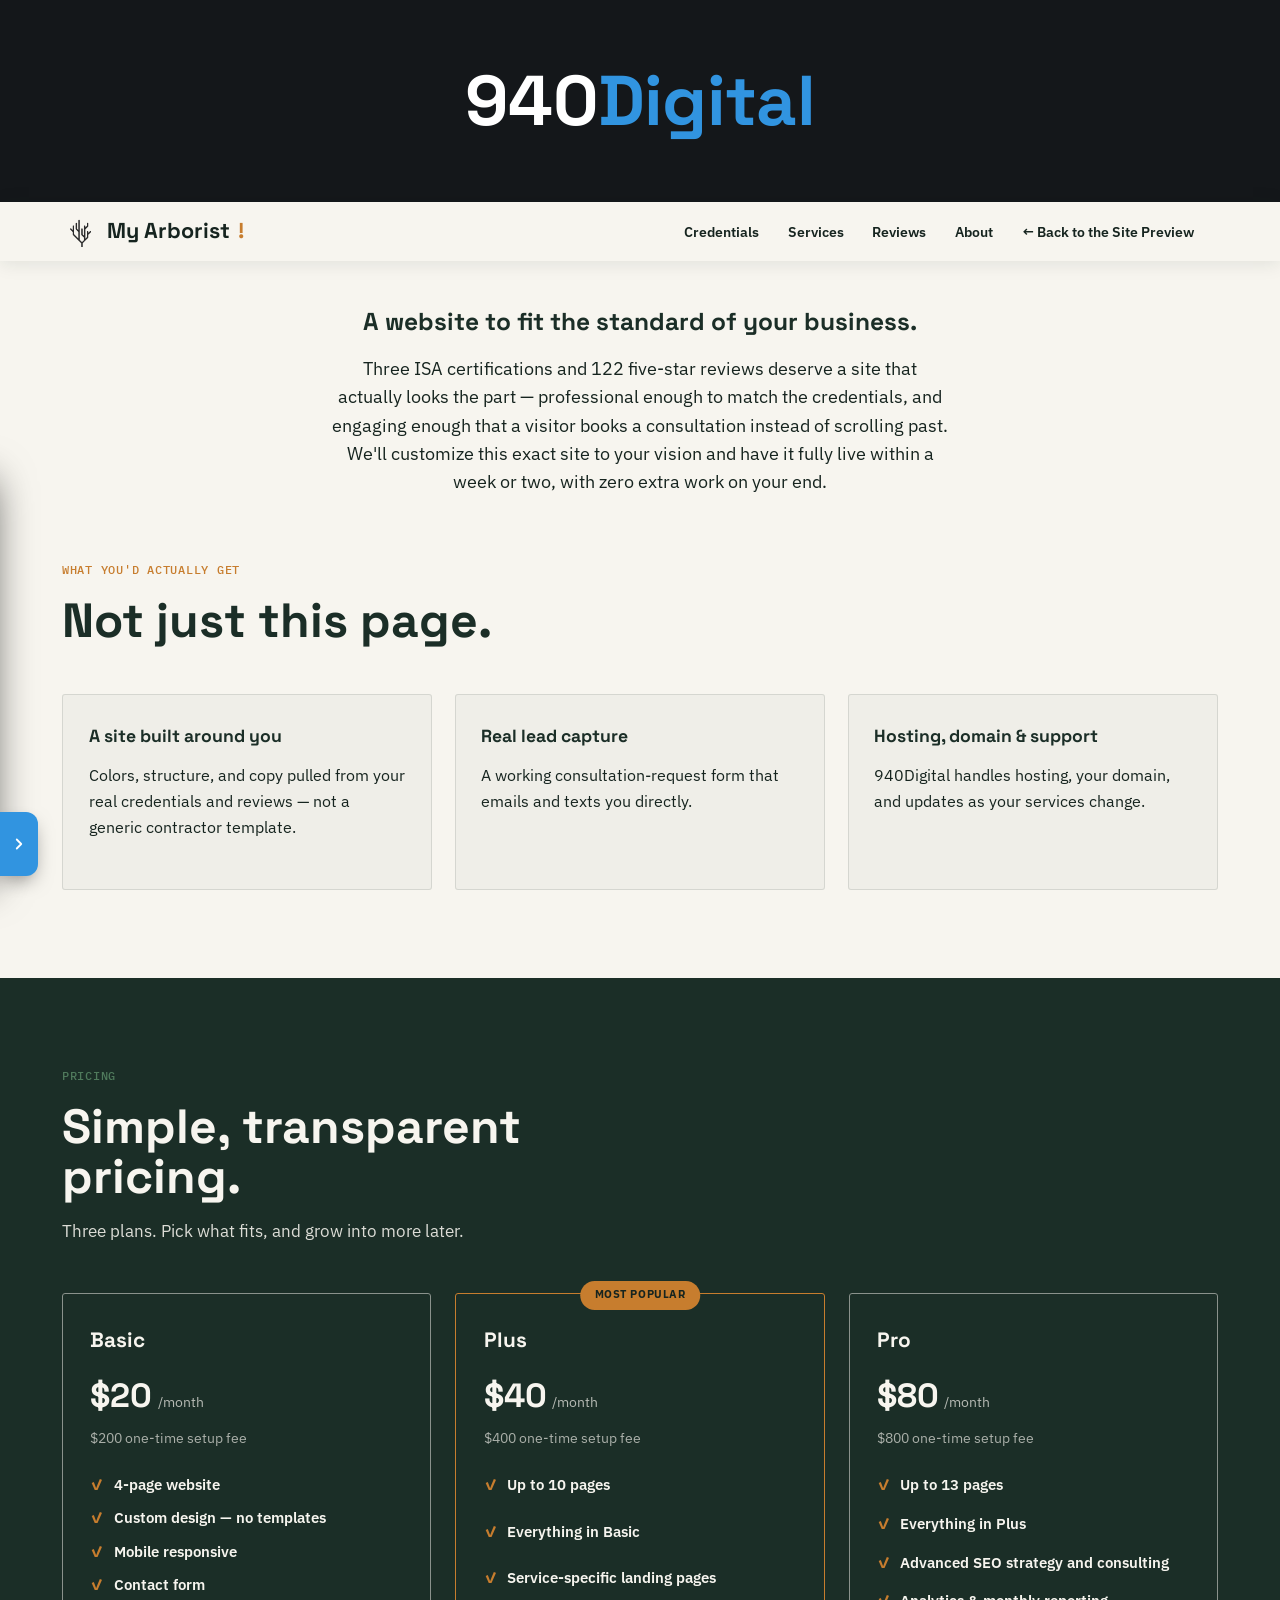
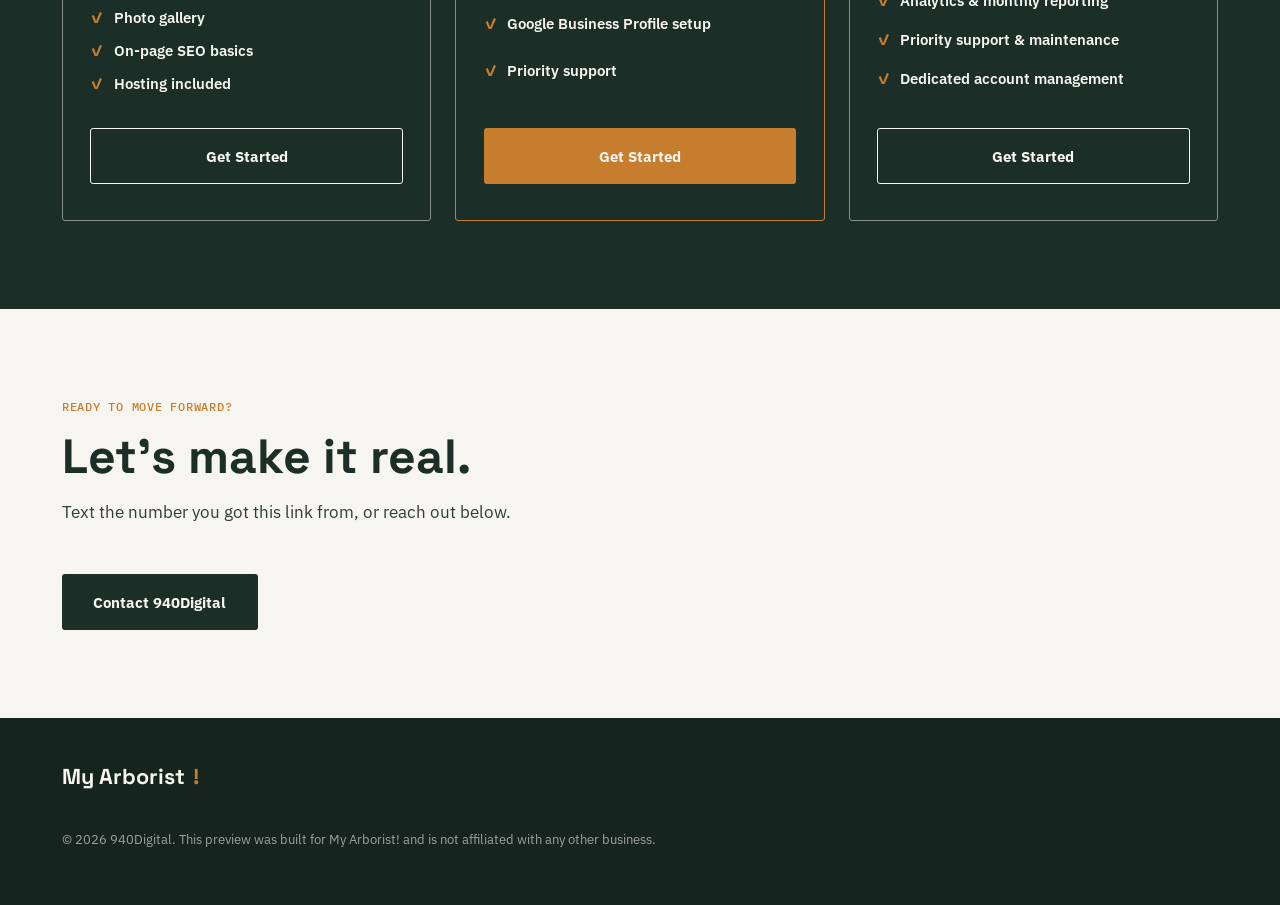
<file: buy.html>
<!doctype html>
<html lang="en">
<head>
<meta charset="UTF-8">
<meta name="viewport" content="width=device-width, initial-scale=1">
<title>This Site Is a Preview, Built for My Arborist! — 940Digital</title>
<meta name="description" content="This is a demo site built specifically for My Arborist! by 940Digital. Here's what it is, what you'd get, and how to move forward.">
<link rel="preconnect" href="https://fonts.googleapis.com">
<link rel="preconnect" href="https://fonts.gstatic.com" crossorigin>
<link href="https://fonts.googleapis.com/css2?family=Space+Grotesk:wght@500;600;700&family=IBM+Plex+Sans:wght@400;500;600;700&family=IBM+Plex+Mono:wght@400;500;600&display=swap" rel="stylesheet">
<link rel="icon" type="image/x-icon" href="favicon.ico">
<link rel="icon" type="image/png" sizes="32x32" href="favicon-32x32.png">
<link rel="icon" type="image/png" sizes="16x16" href="favicon-16x16.png">
<link rel="apple-touch-icon" sizes="180x180" href="apple-touch-icon.png">
<link rel="stylesheet" href="styles.css">
</head>
<body>

<div class="brand-mark-banner">
  <div class="wrap">
    <a href="https://940digital.com" class="brand-mark" target="_blank" rel="noopener">940<span>Digital</span></a>
  </div>
</div>

<header class="site-header solid" style="position: static;">
  <div class="wrap">
    <a href="index.html" class="logo"><img src="logo-mark.png" alt="" class="logo-mark">My Arborist<span>!</span></a>
    <nav class="main-nav" aria-label="Primary">
      <a href="index.html#credentials">Credentials</a>
      <a href="services.html">Services</a>
      <a href="https://www.google.com/maps/search/?api=1&query=My+Arborist+Denton+TX" target="_blank" rel="noopener">Reviews</a>
      <a href="about.html">About</a>
      <a href="index.html">← Back to the Site Preview</a>
    </nav>
    <div class="nav-cta">
      <button class="nav-toggle" id="navToggle" aria-expanded="false" aria-controls="mobileNav">Menu</button>
    </div>
  </div>
</header>

<div class="mobile-nav" id="mobileNav">
  <button class="mobile-nav__close" id="navClose" aria-label="Close menu">Close</button>
  <a href="index.html#credentials">Credentials</a>
  <a href="services.html">Services</a>
  <a href="https://www.google.com/maps/search/?api=1&query=My+Arborist+Denton+TX" target="_blank" rel="noopener">Reviews</a>
  <a href="about.html">About</a>
  <a href="index.html">← Back to the Site Preview</a>
</div>

<main>
  <section class="pitch-hero wrap" style="padding-top: 3rem;">
    <h1>A website to fit the standard of your business.</h1>
    <p>Three ISA certifications and 122 five-star reviews deserve a site that actually looks the part — professional enough to match the credentials, and engaging enough that a visitor books a consultation instead of scrolling past. We'll customize this exact site to your vision and have it fully live within a week or two, with zero extra work on your end.</p>
  </section>

  <section class="section" style="padding-top:0;">
    <div class="wrap">
      <div class="section-head">
        <span class="eyebrow">What You'd Actually Get</span>
        <h2 class="section-title">Not just this page.</h2>
      </div>
      <div class="pitch-grid">
        <div class="pitch-card">
          <h3>A site built around you</h3>
          <p>Colors, structure, and copy pulled from your real credentials and reviews — not a generic contractor template.</p>
        </div>
        <div class="pitch-card">
          <h3>Real lead capture</h3>
          <p>A working consultation-request form that emails and texts you directly.</p>
        </div>
        <div class="pitch-card">
          <h3>Hosting, domain &amp; support</h3>
          <p>940Digital handles hosting, your domain, and updates as your services change.</p>
        </div>
      </div>
    </div>
  </section>

  <section class="section section--dark">
    <div class="wrap">
      <div class="section-head">
        <span class="eyebrow">Pricing</span>
        <h2 class="section-title">Simple, transparent pricing.</h2>
        <p class="section-dek">Three plans. Pick what fits, and grow into more later.</p>
      </div>
      <div class="pricing-grid">
        <div class="pricing-card">
          <h3>Basic</h3>
          <div class="pricing-card__price"><b>$20</b><span>/month</span></div>
          <span class="pricing-card__setup">$200 one-time setup fee</span>
          <ul class="pricing-card__list">
            <li>4-page website</li>
            <li>Custom design — no templates</li>
            <li>Mobile responsive</li>
            <li>Contact form</li>
            <li>Photo gallery</li>
            <li>On-page SEO basics</li>
            <li>Hosting included</li>
          </ul>
          <a href="https://www.940digital.com/contact" class="btn btn--dark-ghost" target="_blank" rel="noopener">Get Started</a>
        </div>
        <div class="pricing-card pricing-card--featured">
          <span class="pricing-card__badge">Most Popular</span>
          <h3>Plus</h3>
          <div class="pricing-card__price"><b>$40</b><span>/month</span></div>
          <span class="pricing-card__setup">$400 one-time setup fee</span>
          <ul class="pricing-card__list">
            <li>Up to 10 pages</li>
            <li>Everything in Basic</li>
            <li>Service-specific landing pages</li>
            <li>Google Business Profile setup</li>
            <li>Priority support</li>
          </ul>
          <a href="https://www.940digital.com/contact" class="btn btn--primary" target="_blank" rel="noopener">Get Started</a>
        </div>
        <div class="pricing-card">
          <h3>Pro</h3>
          <div class="pricing-card__price"><b>$80</b><span>/month</span></div>
          <span class="pricing-card__setup">$800 one-time setup fee</span>
          <ul class="pricing-card__list">
            <li>Up to 13 pages</li>
            <li>Everything in Plus</li>
            <li>Advanced SEO strategy and consulting</li>
            <li>Analytics &amp; monthly reporting</li>
            <li>Priority support &amp; maintenance</li>
            <li>Dedicated account management</li>
          </ul>
          <a href="https://www.940digital.com/contact" class="btn btn--dark-ghost" target="_blank" rel="noopener">Get Started</a>
        </div>
      </div>
    </div>
  </section>

  <section class="section" id="contact">
    <div class="wrap">
      <div class="section-head">
        <span class="eyebrow">Ready to Move Forward?</span>
        <h2 class="section-title">Let's make it real.</h2>
        <p class="section-dek">Text the number you got this link from, or reach out below.</p>
      </div>
      <a href="https://www.940digital.com/contact.html" class="btn btn--primary" target="_blank" rel="noopener">Contact 940Digital</a>
    </div>
  </section>
</main>

<footer class="site-footer">
  <div class="wrap">
    <a href="index.html" class="logo">My Arborist<span>!</span></a>
    <p class="footer-fine">&copy; 2026 940Digital. This preview was built for My Arborist! and is not affiliated with any other business.</p>
  </div>
</footer>

<script src="script.js"></script>

<div id="d940-drawer" class="d940-drawer">
  <div class="d940-panel">
    <div class="d940-mark">940<span>Digital</span></div>
    <p class="d940-body">Imagine this site customized with your colors and logo — fully in sync with your vision.</p>
    <p class="d940-body">We build these previews from your business's own publicly available information online, so this one is built specifically for you — and anything on it, any word, image, or detail, can be changed if it doesn't feel like an accurate fit.</p>
    <p class="d940-cta">Want to learn more? Text the number you got this link from, <a href="https://www.940digital.com/contact.html" target="_blank" rel="noopener">email us</a>, or visit <a href="https://www.940digital.com" target="_blank" rel="noopener">940digital.com</a>.</p>
  </div>
  <button class="d940-tab" type="button" aria-label="Open">
    <svg viewBox="0 0 24 24" fill="none" stroke="currentColor" stroke-width="2.4" stroke-linecap="round" stroke-linejoin="round"><polyline points="9 6 15 12 9 18"/></svg>
  </button>
</div>
<style>
  .d940-drawer { position: fixed; left: 0; bottom: 1.5rem; z-index: 999; display: flex; align-items: flex-end; transform: translateX(-320px); transition: transform .4s cubic-bezier(.16,1,.3,1); font-family: -apple-system, BlinkMacSystemFont, 'Segoe UI', Roboto, sans-serif; }
  .d940-drawer.open { transform: translateX(0); }
  .d940-panel { width: 320px; flex-shrink: 0; background: #1B1D21; border: 1px solid #3194E0; border-left: 0; border-radius: 0 14px 0 0; padding: 1.4rem 1.5rem 1.5rem; box-shadow: 0 16px 40px -8px rgba(0,0,0,.65); color: #fff; }
  .d940-mark { font-weight: 800; font-size: 1.3rem; margin-bottom: .75rem; letter-spacing: -0.01em; }
  .d940-mark span { color: #3194E0; }
  .d940-body { font-size: .95rem; line-height: 1.55; color: #fff; margin: 0 0 .85rem; }
  .d940-cta a { color: #5FAEEE; font-weight: 700; text-decoration: underline; }
  .d940-cta { font-size: .88rem; line-height: 1.5; color: #D4D8DE; margin: 0; }
  .d940-tab { flex-shrink: 0; width: 38px; height: 64px; background: #3194E0; color: #fff; border: none; border-radius: 0 12px 12px 0; display: flex; align-items: center; justify-content: center; cursor: pointer; box-shadow: 0 8px 20px -6px rgba(0,0,0,.5); }
  .d940-tab:hover { background: #4AA3E8; }
  .d940-tab svg { width: 18px; height: 18px; transition: transform .35s cubic-bezier(.16,1,.3,1); }
  .d940-drawer.open .d940-tab svg { transform: rotate(180deg); }
  @media (max-width: 480px) {
    .d940-drawer { transform: translateX(-260px); }
    .d940-panel { width: 260px; padding: 1.2rem 1.25rem 1.3rem; }
  }
</style>
<script>
  (function () {
    var drawer = document.getElementById('d940-drawer');
    if (!drawer) return;
    var tab = drawer.querySelector('.d940-tab');
    tab.addEventListener('click', function () {
      var open = drawer.classList.toggle('open');
      tab.setAttribute('aria-label', open ? 'Close' : 'Open');
    });
  })();
</script>

</body>
</html>
</file>
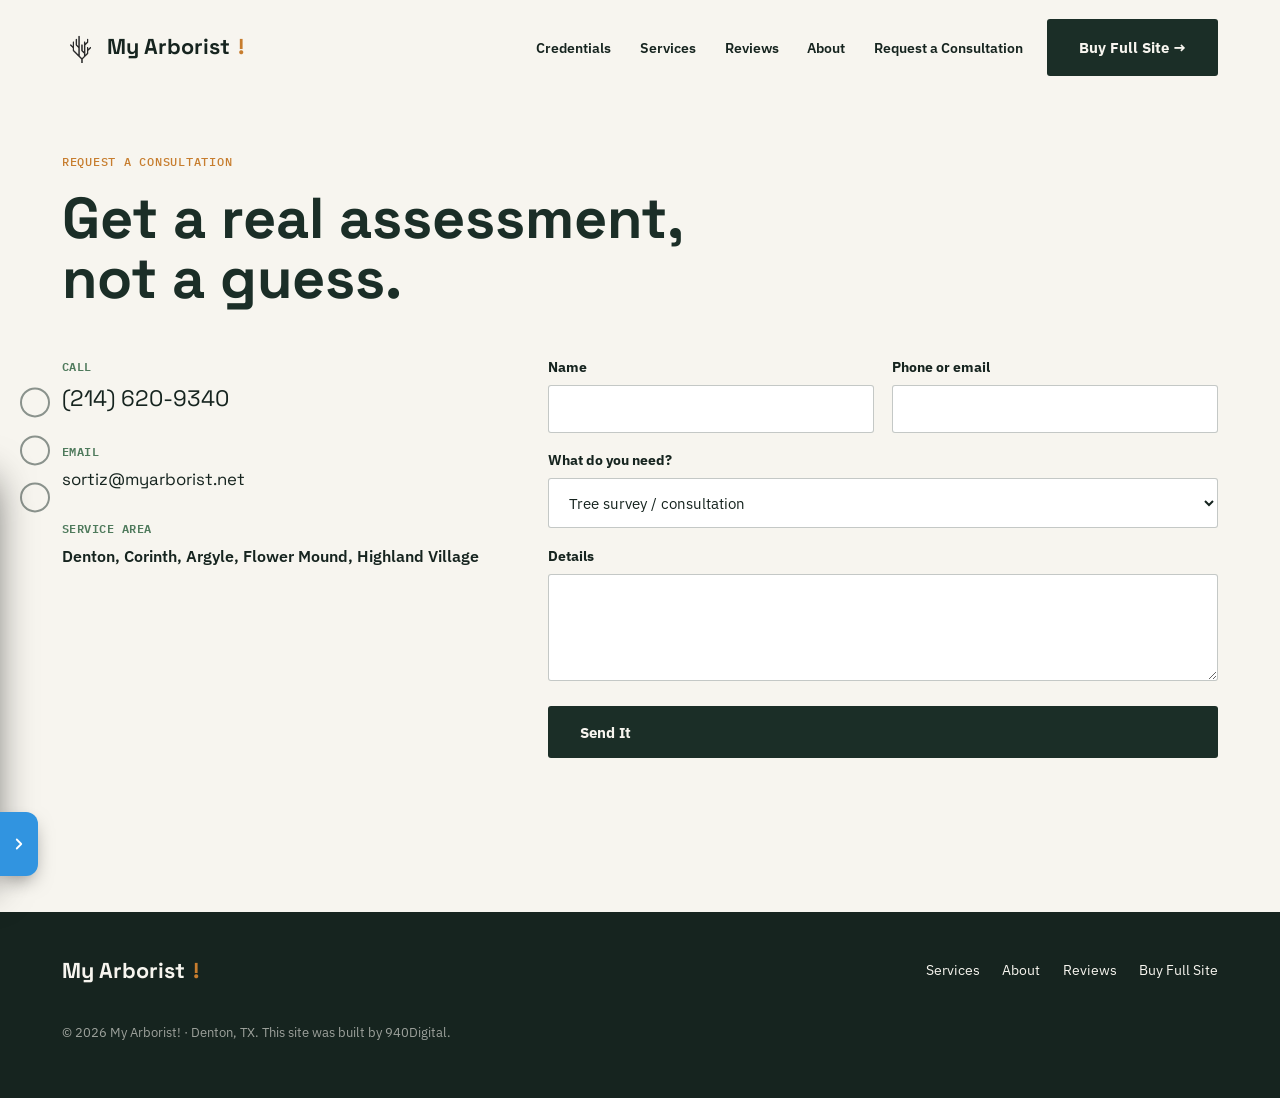
<file: contact.html>
<!doctype html>
<html lang="en">
<head>
<meta charset="UTF-8">
<meta name="viewport" content="width=device-width, initial-scale=1">
<title>Contact — My Arborist! | ISA Certified Tree Care in Denton, TX</title>
<meta name="description" content="Request a tree care consultation from My Arborist! in Denton, TX. Call (214) 620-9340 or send the form.">
<link rel="preconnect" href="https://fonts.googleapis.com">
<link rel="preconnect" href="https://fonts.gstatic.com" crossorigin>
<link href="https://fonts.googleapis.com/css2?family=Space+Grotesk:wght@500;600;700&family=IBM+Plex+Sans:wght@400;500;600;700&family=IBM+Plex+Mono:wght@400;500;600&display=swap" rel="stylesheet">
<link rel="icon" type="image/x-icon" href="favicon.ico">
<link rel="icon" type="image/png" sizes="32x32" href="favicon-32x32.png">
<link rel="icon" type="image/png" sizes="16x16" href="favicon-16x16.png">
<link rel="apple-touch-icon" sizes="180x180" href="apple-touch-icon.png">
<link rel="stylesheet" href="styles.css">
</head>
<body>

<nav class="cred-stack" id="credStack">
  <div class="cred-stack__seal" data-seal="1" title="ISA Certified Arborist">
    <svg viewBox="0 0 24 24" width="14" height="14"><path fill="currentColor" d="M12 2L6 11h3l-4 6h5v4h4v-4h5l-4-6h3z"/></svg>
  </div>
  <div class="cred-stack__seal" data-seal="2" title="ISA Certified Arborist — Utility Specialist">
    <svg viewBox="0 0 24 24" width="13" height="13"><path fill="currentColor" d="M13 2L4 14h6l-2 8 11-14h-7z"/></svg>
  </div>
  <div class="cred-stack__seal" data-seal="3" title="ISA Certified Urban Forest Professional">
    <svg viewBox="0 0 24 24" width="16" height="14"><path fill="currentColor" d="M7 2L3 9h2.2L2 15h4v4h2v-4h4l-3.2-6H11z"/><path fill="currentColor" d="M17 5L13.5 11h1.8L12.5 16H16v3h2v-3h3.5l-2.8-5h1.8z"/></svg>
  </div>
</nav>

<header class="site-header" id="siteHeader">
  <div class="wrap">
    <a href="index.html" class="logo"><img src="logo-mark.png" alt="" class="logo-mark">My Arborist<span>!</span></a>
    <nav class="main-nav" aria-label="Primary">
      <a href="index.html#credentials">Credentials</a>
      <a href="services.html">Services</a>
      <a href="https://www.google.com/maps/search/?api=1&query=My+Arborist+Denton+TX" target="_blank" rel="noopener">Reviews</a>
      <a href="about.html">About</a>
      <a href="contact.html">Request a Consultation</a>
    </nav>
    <div class="nav-cta">
      <a href="buy.html" class="btn btn--primary nav-full-site">Buy Full Site →</a>
      <button class="nav-toggle" id="navToggle" aria-expanded="false" aria-controls="mobileNav">Menu</button>
    </div>
  </div>
</header>

<div class="mobile-nav" id="mobileNav">
  <button class="mobile-nav__close" id="navClose" aria-label="Close menu">Close</button>
  <a href="index.html#credentials">Credentials</a>
  <a href="services.html">Services</a>
  <a href="https://www.google.com/maps/search/?api=1&query=My+Arborist+Denton+TX" target="_blank" rel="noopener">Reviews</a>
  <a href="about.html">About</a>
  <a href="contact.html">Request a Consultation</a>
  <a href="buy.html">Buy Full Site</a>
</div>

<main>

  <section class="section" style="padding-top:9.5rem;">
    <div class="wrap">
      <div class="section-head">
        <span class="eyebrow">Request a Consultation</span>
        <h1 class="section-title" style="font-size:clamp(2.2rem, 5vw, 3.6rem);">Get a real assessment, not a guess.</h1>
      </div>
      <div class="contact-layout">
        <div class="contact-direct">
          <div>
            <span class="contact-direct__label">Call</span>
            <a href="tel:+12146209340">(214) 620-9340</a>
          </div>
          <div>
            <span class="contact-direct__label">Email</span>
            <a href="mailto:sortiz@myarborist.net" style="font-size:1.05rem;">sortiz@myarborist.net</a>
          </div>
          <div>
            <span class="contact-direct__label">Service Area</span>
            <span style="font-family:var(--font-body); font-weight:600; font-size:1rem;">Denton, Corinth, Argyle, Flower Mound, Highland Village</span>
          </div>
        </div>
        <form class="contact-form" id="contactForm" novalidate>
          <div class="form-row">
            <div class="field">
              <label for="name">Name</label>
              <input type="text" id="name" name="name" required autocomplete="name">
            </div>
            <div class="field">
              <label for="phone">Phone or email</label>
              <input type="text" id="phone" name="phone" required autocomplete="tel">
            </div>
          </div>
          <div class="field">
            <label for="need">What do you need?</label>
            <select id="need" name="need">
              <option>Tree survey / consultation</option>
              <option>Tree removal</option>
              <option>Pruning</option>
              <option>Cabling / bracing</option>
              <option>Not sure yet</option>
            </select>
          </div>
          <div class="field">
            <label for="message">Details</label>
            <textarea id="message" name="message" rows="4"></textarea>
          </div>
          <button type="submit" class="btn btn--primary">Send It</button>
          <p class="form-status" id="formStatus" role="status" aria-live="polite"></p>
        </form>
      </div>
    </div>
  </section>

</main>

<footer class="site-footer">
  <div class="wrap">
    <a href="index.html" class="logo">My Arborist<span>!</span></a>
    <ul class="footer-links">
      <li><a href="services.html">Services</a></li>
      <li><a href="about.html">About</a></li>
      <li><a href="https://www.google.com/maps/search/?api=1&query=My+Arborist+Denton+TX" target="_blank" rel="noopener">Reviews</a></li>
      <li><a href="buy.html">Buy Full Site</a></li>
    </ul>
    <p class="footer-fine">&copy; 2026 My Arborist! · Denton, TX. This site was built by 940Digital.</p>
  </div>
</footer>

<script src="script.js"></script>

<div id="d940-drawer" class="d940-drawer">
  <div class="d940-panel">
    <div class="d940-mark">940<span>Digital</span></div>
    <p class="d940-body">Imagine this site customized with your colors and logo — fully in sync with your vision.</p>
    <p class="d940-body">We build these previews from your business's own publicly available information online, so this one is built specifically for you — and anything on it, any word, image, or detail, can be changed if it doesn't feel like an accurate fit.</p>
    <p class="d940-cta">Want to learn more? Text the number you got this link from, <a href="https://www.940digital.com/contact.html" target="_blank" rel="noopener">email us</a>, or visit <a href="https://www.940digital.com" target="_blank" rel="noopener">940digital.com</a>.</p>
  </div>
  <button class="d940-tab" type="button" aria-label="Open">
    <svg viewBox="0 0 24 24" fill="none" stroke="currentColor" stroke-width="2.4" stroke-linecap="round" stroke-linejoin="round"><polyline points="9 6 15 12 9 18"/></svg>
  </button>
</div>
<style>
  .d940-drawer { position: fixed; left: 0; bottom: 1.5rem; z-index: 999; display: flex; align-items: flex-end; transform: translateX(-320px); transition: transform .4s cubic-bezier(.16,1,.3,1); font-family: -apple-system, BlinkMacSystemFont, 'Segoe UI', Roboto, sans-serif; }
  .d940-drawer.open { transform: translateX(0); }
  .d940-panel { width: 320px; flex-shrink: 0; background: #1B1D21; border: 1px solid #3194E0; border-left: 0; border-radius: 0 14px 0 0; padding: 1.4rem 1.5rem 1.5rem; box-shadow: 0 16px 40px -8px rgba(0,0,0,.65); color: #fff; }
  .d940-mark { font-weight: 800; font-size: 1.3rem; margin-bottom: .75rem; letter-spacing: -0.01em; }
  .d940-mark span { color: #3194E0; }
  .d940-body { font-size: .95rem; line-height: 1.55; color: #fff; margin: 0 0 .85rem; }
  .d940-cta { font-size: .88rem; line-height: 1.5; color: #D4D8DE; margin: 0; }
  .d940-cta a { color: #5FAEEE; font-weight: 700; text-decoration: underline; }
  .d940-tab { flex-shrink: 0; width: 38px; height: 64px; background: #3194E0; color: #fff; border: none; border-radius: 0 12px 12px 0; display: flex; align-items: center; justify-content: center; cursor: pointer; box-shadow: 0 8px 20px -6px rgba(0,0,0,.5); }
  .d940-tab:hover { background: #4AA3E8; }
  .d940-tab svg { width: 18px; height: 18px; transition: transform .35s cubic-bezier(.16,1,.3,1); }
  .d940-drawer.open .d940-tab svg { transform: rotate(180deg); }
  @media (max-width: 480px) {
    .d940-drawer { transform: translateX(-260px); }
    .d940-panel { width: 260px; padding: 1.2rem 1.25rem 1.3rem; }
  }
</style>
<script>
  (function () {
    var drawer = document.getElementById('d940-drawer');
    if (!drawer) return;
    var tab = drawer.querySelector('.d940-tab');
    tab.addEventListener('click', function () {
      var open = drawer.classList.toggle('open');
      tab.setAttribute('aria-label', open ? 'Close' : 'Open');
    });
  })();
</script>

</body>
</html>
</file>
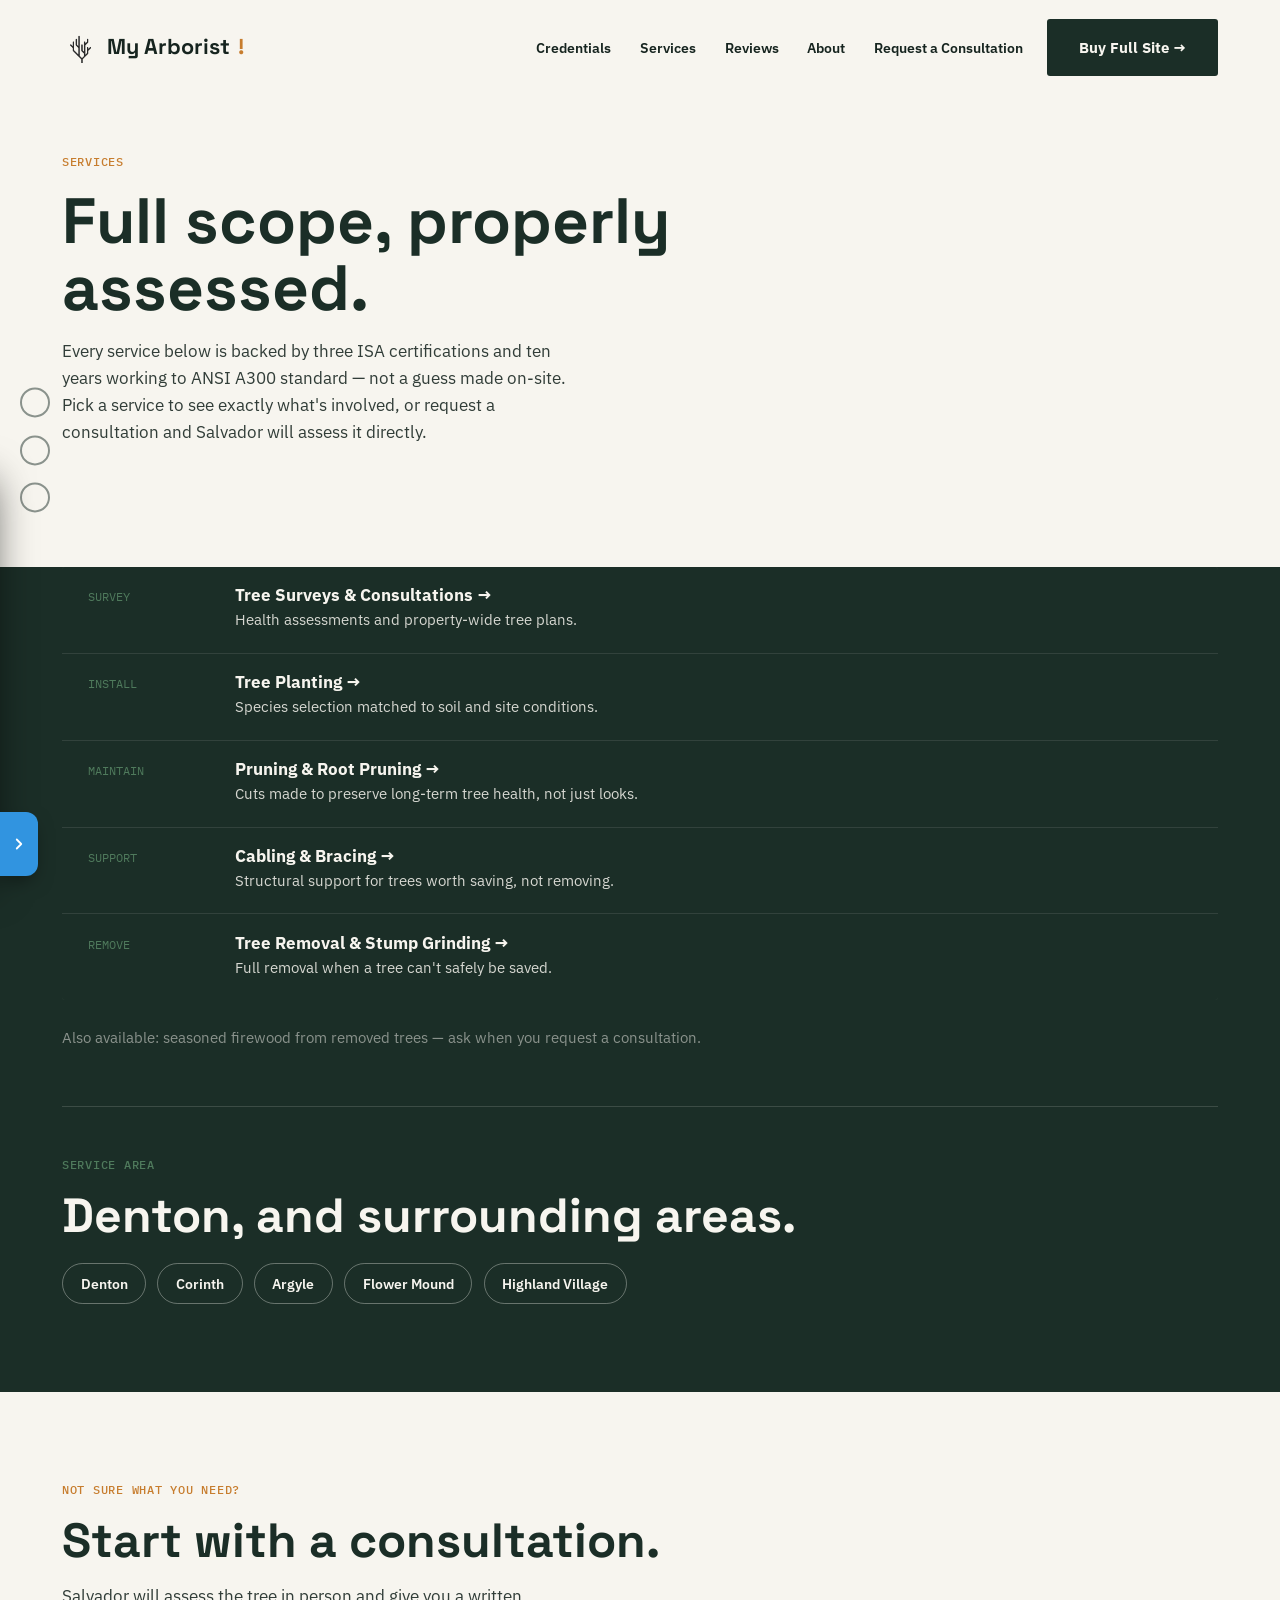
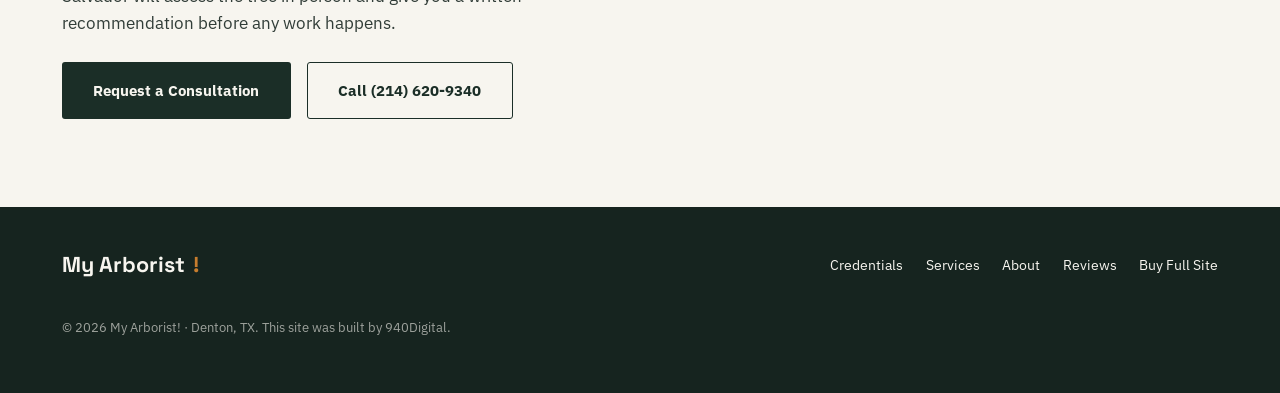
<file: services.html>
<!doctype html>
<html lang="en">
<head>
<meta charset="UTF-8">
<meta name="viewport" content="width=device-width, initial-scale=1">
<title>Services — My Arborist! | ISA Certified Tree Care in Denton, TX</title>
<meta name="description" content="Tree surveys, planting, pruning, cabling & bracing, and removal — done to ANSI A300 standard by Salvador Ortiz, an ISA Certified Arborist with three certifications, in Denton, TX.">
<link rel="preconnect" href="https://fonts.googleapis.com">
<link rel="preconnect" href="https://fonts.gstatic.com" crossorigin>
<link href="https://fonts.googleapis.com/css2?family=Space+Grotesk:wght@500;600;700&family=IBM+Plex+Sans:wght@400;500;600;700&family=IBM+Plex+Mono:wght@400;500;600&display=swap" rel="stylesheet">
<link rel="icon" type="image/x-icon" href="favicon.ico">
<link rel="icon" type="image/png" sizes="32x32" href="favicon-32x32.png">
<link rel="icon" type="image/png" sizes="16x16" href="favicon-16x16.png">
<link rel="apple-touch-icon" sizes="180x180" href="apple-touch-icon.png">
<link rel="stylesheet" href="styles.css">
</head>
<body>

<nav class="cred-stack" id="credStack">
  <div class="cred-stack__seal" data-seal="1" title="ISA Certified Arborist">
    <svg viewBox="0 0 24 24" width="14" height="14"><path fill="currentColor" d="M12 2L6 11h3l-4 6h5v4h4v-4h5l-4-6h3z"/></svg>
  </div>
  <div class="cred-stack__seal" data-seal="2" title="ISA Certified Arborist — Utility Specialist">
    <svg viewBox="0 0 24 24" width="13" height="13"><path fill="currentColor" d="M13 2L4 14h6l-2 8 11-14h-7z"/></svg>
  </div>
  <div class="cred-stack__seal" data-seal="3" title="ISA Certified Urban Forest Professional">
    <svg viewBox="0 0 24 24" width="16" height="14"><path fill="currentColor" d="M7 2L3 9h2.2L2 15h4v4h2v-4h4l-3.2-6H11z"/><path fill="currentColor" d="M17 5L13.5 11h1.8L12.5 16H16v3h2v-3h3.5l-2.8-5h1.8z"/></svg>
  </div>
</nav>

<header class="site-header" id="siteHeader">
  <div class="wrap">
    <a href="index.html" class="logo"><img src="logo-mark.png" alt="" class="logo-mark">My Arborist<span>!</span></a>
    <nav class="main-nav" aria-label="Primary">
      <a href="index.html#credentials">Credentials</a>
      <a href="services.html">Services</a>
      <a href="https://www.google.com/maps/search/?api=1&query=My+Arborist+Denton+TX" target="_blank" rel="noopener">Reviews</a>
      <a href="about.html">About</a>
      <a href="contact.html">Request a Consultation</a>
    </nav>
    <div class="nav-cta">
      <a href="buy.html" class="btn btn--primary nav-full-site">Buy Full Site →</a>
      <button class="nav-toggle" id="navToggle" aria-expanded="false" aria-controls="mobileNav">Menu</button>
    </div>
  </div>
</header>

<div class="mobile-nav" id="mobileNav">
  <button class="mobile-nav__close" id="navClose" aria-label="Close menu">Close</button>
  <a href="index.html#credentials">Credentials</a>
  <a href="services.html">Services</a>
  <a href="https://www.google.com/maps/search/?api=1&query=My+Arborist+Denton+TX" target="_blank" rel="noopener">Reviews</a>
  <a href="about.html">About</a>
  <a href="contact.html">Request a Consultation</a>
  <a href="buy.html">Buy Full Site</a>
</div>

<main>

  <section class="section" style="padding-top:9.5rem;">
    <div class="wrap">
      <span class="eyebrow">Services</span>
      <h1 style="font-size:clamp(2.4rem, 5.4vw, 4rem); max-width:16ch;">Full scope, properly assessed.</h1>
      <p class="section-dek" style="max-width:52ch;">Every service below is backed by three ISA certifications and ten years working to ANSI A300 standard — not a guess made on-site. Pick a service to see exactly what's involved, or request a consultation and Salvador will assess it directly.</p>
    </div>
  </section>

  <section class="section section--dark" id="area" style="padding-top:0;">
    <div class="wrap">
      <div class="tech-list">
        <a class="tech-row" href="service-tree-surveys.html"><span class="tag">Survey</span><div><h3>Tree Surveys &amp; Consultations →</h3><p>Health assessments and property-wide tree plans.</p></div></a>
        <a class="tech-row" href="service-tree-planting.html"><span class="tag">Install</span><div><h3>Tree Planting →</h3><p>Species selection matched to soil and site conditions.</p></div></a>
        <a class="tech-row" href="service-pruning.html"><span class="tag">Maintain</span><div><h3>Pruning &amp; Root Pruning →</h3><p>Cuts made to preserve long-term tree health, not just looks.</p></div></a>
        <a class="tech-row" href="service-cabling-bracing.html"><span class="tag">Support</span><div><h3>Cabling &amp; Bracing →</h3><p>Structural support for trees worth saving, not removing.</p></div></a>
        <a class="tech-row" href="service-tree-removal.html"><span class="tag">Remove</span><div><h3>Tree Removal &amp; Stump Grinding →</h3><p>Full removal when a tree can't safely be saved.</p></div></a>
      </div>
      <p style="margin-top:1.6rem; font-size:0.92rem; color:var(--slate);">Also available: seasoned firewood from removed trees — ask when you request a consultation.</p>

      <div style="margin-top:3.5rem; padding-top:3rem; border-top:1px solid rgba(247,245,239,0.15);">
        <span class="eyebrow">Service Area</span>
        <h2 class="section-title">Denton, and surrounding areas.</h2>
        <ul class="area-list" style="color:var(--paper);">
          <li style="border-color:rgba(247,245,239,0.35);">Denton</li>
          <li style="border-color:rgba(247,245,239,0.35);">Corinth</li>
          <li style="border-color:rgba(247,245,239,0.35);">Argyle</li>
          <li style="border-color:rgba(247,245,239,0.35);">Flower Mound</li>
          <li style="border-color:rgba(247,245,239,0.35);">Highland Village</li>
        </ul>
      </div>
    </div>
  </section>

  <section class="section">
    <div class="wrap" style="text-align:left;">
      <span class="eyebrow">Not Sure What You Need?</span>
      <h2 class="section-title">Start with a consultation.</h2>
      <p class="section-dek" style="max-width:52ch;">Salvador will assess the tree in person and give you a written recommendation before any work happens.</p>
      <div class="hero__actions" style="margin-top:1.6rem;">
        <a href="contact.html" class="btn btn--primary">Request a Consultation</a>
        <a href="tel:+12146209340" class="btn btn--ghost">Call (214) 620-9340</a>
      </div>
    </div>
  </section>

</main>

<footer class="site-footer">
  <div class="wrap">
    <a href="index.html" class="logo">My Arborist<span>!</span></a>
    <ul class="footer-links">
      <li><a href="index.html#credentials">Credentials</a></li>
      <li><a href="services.html">Services</a></li>
      <li><a href="about.html">About</a></li>
      <li><a href="https://www.google.com/maps/search/?api=1&query=My+Arborist+Denton+TX" target="_blank" rel="noopener">Reviews</a></li>
      <li><a href="buy.html">Buy Full Site</a></li>
    </ul>
    <p class="footer-fine">&copy; 2026 My Arborist! · Denton, TX. This site was built by 940Digital.</p>
  </div>
</footer>

<script src="script.js"></script>

<div id="d940-drawer" class="d940-drawer">
  <div class="d940-panel">
    <div class="d940-mark">940<span>Digital</span></div>
    <p class="d940-body">Imagine this site customized with your colors and logo — fully in sync with your vision.</p>
    <p class="d940-body">We build these previews from your business's own publicly available information online, so this one is built specifically for you — and anything on it, any word, image, or detail, can be changed if it doesn't feel like an accurate fit.</p>
    <p class="d940-cta">Want to learn more? Text the number you got this link from, <a href="https://www.940digital.com/contact.html" target="_blank" rel="noopener">email us</a>, or visit <a href="https://www.940digital.com" target="_blank" rel="noopener">940digital.com</a>.</p>
  </div>
  <button class="d940-tab" type="button" aria-label="Open">
    <svg viewBox="0 0 24 24" fill="none" stroke="currentColor" stroke-width="2.4" stroke-linecap="round" stroke-linejoin="round"><polyline points="9 6 15 12 9 18"/></svg>
  </button>
</div>
<style>
  .d940-drawer { position: fixed; left: 0; bottom: 1.5rem; z-index: 999; display: flex; align-items: flex-end; transform: translateX(-320px); transition: transform .4s cubic-bezier(.16,1,.3,1); font-family: -apple-system, BlinkMacSystemFont, 'Segoe UI', Roboto, sans-serif; }
  .d940-drawer.open { transform: translateX(0); }
  .d940-panel { width: 320px; flex-shrink: 0; background: #1B1D21; border: 1px solid #3194E0; border-left: 0; border-radius: 0 14px 0 0; padding: 1.4rem 1.5rem 1.5rem; box-shadow: 0 16px 40px -8px rgba(0,0,0,.65); color: #fff; }
  .d940-mark { font-weight: 800; font-size: 1.3rem; margin-bottom: .75rem; letter-spacing: -0.01em; }
  .d940-mark span { color: #3194E0; }
  .d940-body { font-size: .95rem; line-height: 1.55; color: #fff; margin: 0 0 .85rem; }
  .d940-cta { font-size: .88rem; line-height: 1.5; color: #D4D8DE; margin: 0; }
  .d940-cta a { color: #5FAEEE; font-weight: 700; text-decoration: underline; }
  .d940-tab { flex-shrink: 0; width: 38px; height: 64px; background: #3194E0; color: #fff; border: none; border-radius: 0 12px 12px 0; display: flex; align-items: center; justify-content: center; cursor: pointer; box-shadow: 0 8px 20px -6px rgba(0,0,0,.5); }
  .d940-tab:hover { background: #4AA3E8; }
  .d940-tab svg { width: 18px; height: 18px; transition: transform .35s cubic-bezier(.16,1,.3,1); }
  .d940-drawer.open .d940-tab svg { transform: rotate(180deg); }
  @media (max-width: 480px) {
    .d940-drawer { transform: translateX(-260px); }
    .d940-panel { width: 260px; padding: 1.2rem 1.25rem 1.3rem; }
  }
</style>
<script>
  (function () {
    var drawer = document.getElementById('d940-drawer');
    if (!drawer) return;
    var tab = drawer.querySelector('.d940-tab');
    tab.addEventListener('click', function () {
      var open = drawer.classList.toggle('open');
      tab.setAttribute('aria-label', open ? 'Close' : 'Open');
    });
  })();
</script>

</body>
</html>
</file>
<file: styles.css>
:root {
  --pine: #1B2E27;
  --paper: #F7F5EF;
  --ink: #16241F;
  --amber: #C77D2E;
  --field: #4F7A5C;
  --slate: #8A928C;

  --font-display: 'Space Grotesk', sans-serif;
  --font-body: 'IBM Plex Sans', sans-serif;
  --font-mono: 'IBM Plex Mono', monospace;

  --fs-h2: clamp(1.9rem, 4vw, 3rem);
  --radius: 3px;
  --wrap: 1220px;
}

* { box-sizing: border-box; }
html { scroll-behavior: smooth; }
body {
  margin: 0;
  background: var(--paper);
  color: var(--ink);
  font-family: var(--font-body);
  font-size: 1.02rem;
  line-height: 1.6;
  -webkit-font-smoothing: antialiased;
}
img { max-width: 100%; display: block; }
a { color: inherit; text-decoration: none; }
ul { margin: 0; padding: 0; list-style: none; }
.wrap { max-width: var(--wrap); margin: 0 auto; padding: 0 2rem; }

h1, h2, h3 { font-family: var(--font-display); font-weight: 700; line-height: 1.05; margin: 0; color: var(--pine); }
h2.section-title { font-size: var(--fs-h2); }
.section--dark h1, .section--dark h2, .section--dark h3 { color: var(--paper); }

.eyebrow { display: block; font-family: var(--font-mono); font-weight: 500; font-size: 0.78rem; letter-spacing: 0.06em; text-transform: uppercase; color: var(--amber); margin-bottom: 1rem; }

.btn { display: inline-flex; align-items: center; gap: 0.5rem; padding: 0.95rem 1.9rem; border-radius: var(--radius); font-family: var(--font-body); font-weight: 700; font-size: 0.95rem; border: 1.5px solid transparent; cursor: pointer; transition: transform .18s ease, background .18s ease; }
.btn:hover { transform: translateY(-2px); }
.btn--primary { background: var(--pine); color: var(--paper); }
.btn--primary:hover { background: #10201a; }
.btn--ghost { border-color: var(--pine); color: var(--pine); }
.btn--ghost:hover { border-color: var(--amber); color: var(--amber); }
.btn--dark-ghost { border-color: var(--paper); color: var(--paper); }

/* ---------- The Credential Stack — signature element ----------
   Replaces the story-pole. Salvador holds three real ISA
   certifications (Certified Arborist, Utility Specialist, Urban
   Forest Professional) — this is his actual differentiator from
   unlicensed competitors, so the wayfinding device is three circular
   seals, fixed on the left edge, that stamp solid one at a time as
   you scroll through the page, instead of a generic progress rail. */
.cred-stack { position: fixed; left: 20px; top: 50%; transform: translateY(-50%); z-index: 60; display: none; flex-direction: column; gap: 1.1rem; }
@media (min-width: 1080px) { .cred-stack { display: flex; } }
.cred-stack__seal {
  width: 30px; height: 30px; border-radius: 50%;
  border: 2px solid var(--slate); display: flex; align-items: center; justify-content: center;
  color: var(--slate);
  transition: border-color .3s ease, color .3s ease, background .3s ease;
}
.cred-stack__seal svg { opacity: 0; transition: opacity .3s ease; }
.cred-stack__seal.stamped { border-color: var(--amber); background: var(--amber); color: #fff; }
.cred-stack__seal.stamped svg { opacity: 1; }

/* ---------- Header ---------- */
.site-header { position: fixed; top: 0; left: 0; right: 0; z-index: 50; padding: 1.2rem 0; transition: background .2s ease, padding .2s ease, box-shadow .2s ease; }
.site-header .wrap { display: flex; align-items: center; gap: 1.5rem; }
.site-header.solid { background: var(--paper); padding: 0.75rem 0; box-shadow: 0 2px 18px rgba(22,36,31,0.1); }
.logo { font-family: var(--font-display); font-weight: 700; font-size: 1.35rem; margin-right: auto; display: inline-flex; align-items: center; gap: 0.5rem; }
.logo-mark { height: 30px; width: auto; }
.logo span { color: var(--amber); }
.preview-flag { font-size: 0.78rem; font-weight: 700; padding: 0.4rem 0.9rem; border-radius: 999px; border: 1px solid var(--slate); color: var(--slate); white-space: nowrap; }
.preview-flag:hover { border-color: var(--amber); color: var(--amber); }
.main-nav { display: none; gap: 1.8rem; font-weight: 600; font-size: 0.9rem; }
.main-nav a:hover { color: var(--amber); }
.nav-full-site { display: inline-flex; }
@media (min-width: 900px) {
  .main-nav { display: flex; }
  .nav-full-site { display: inline-flex; }
}
.nav-toggle { background: none; border: 1.5px solid var(--pine); border-radius: var(--radius); padding: 0.5rem 0.9rem; font-weight: 700; font-size: 0.85rem; cursor: pointer; }
@media (min-width: 900px) { .nav-toggle { display: none; } }
/* On mobile, the full-site CTA replaces the hamburger entirely (only
   on pages that have one — buy.html has no nav-full-site sibling, so
   its own Menu button is untouched). */
.nav-cta:has(.nav-full-site) .nav-toggle { display: none; }
/* At very narrow widths the full-site button and a wrapped logo can
   collide in one row — drop the button to its own row instead. */
@media (max-width: 480px) {
  .site-header .wrap:has(.nav-full-site) { flex-wrap: wrap; row-gap: 0.6rem; }
  .nav-cta:has(.nav-full-site) { width: 100%; }
  .nav-full-site { width: 100%; justify-content: center; }
}
.mobile-nav { position: fixed; inset: 0; z-index: 70; background: var(--pine); color: var(--paper); display: flex; flex-direction: column; align-items: flex-start; justify-content: center; gap: 1.6rem; padding: 2rem 2.5rem; transform: translateX(100%); transition: transform .3s ease; }
.mobile-nav.open { transform: translateX(0); }
.mobile-nav a { font-family: var(--font-display); font-size: 1.9rem; }
.mobile-nav__close { position: absolute; top: 1.5rem; right: 1.8rem; background: none; border: none; color: var(--paper); font-weight: 700; cursor: pointer; }

/* ---------- Hero ---------- */
.hero { padding: 10rem 0 5rem; }
.hero .wrap { display: grid; gap: 3rem; grid-template-columns: 1fr; align-items: center; }
@media (min-width: 980px) { .hero .wrap { grid-template-columns: 1.1fr 0.9fr; } }
.hero h1 { font-size: clamp(2.4rem, 5.4vw, 4.2rem); max-width: 13ch; }
.hero__dek { max-width: 44ch; margin: 1.4rem 0 2rem; font-size: 1.1rem; }
.hero__actions { display: flex; flex-wrap: wrap; gap: 1rem; }
.hero__media img { border-radius: var(--radius); box-shadow: 0 30px 60px -20px rgba(22,36,31,0.4); }

/* ---------- Section shell ---------- */
.section { padding: 5.5rem 0; }
.section--dark { background: var(--pine); color: var(--paper); }
.section--dark .eyebrow { color: var(--field); }
.section-head { max-width: 62ch; margin-bottom: 3rem; }
.section-dek { margin-top: 1rem; opacity: 0.88; font-size: 1.05rem; }

/* ---------- Credentials spec sheet — lead section ---------- */
.spec-sheet { border: 1.5px solid rgba(27,46,39,0.2); border-radius: var(--radius); overflow: hidden; margin-top: 1rem; }
.spec-row { display: grid; grid-template-columns: 1fr 2fr; gap: 1rem; padding: 1.1rem 1.5rem; border-bottom: 1px solid rgba(27,46,39,0.12); background: rgba(27,46,39,0.02); }
.spec-row:last-child { border-bottom: none; }
.spec-row dt { font-family: var(--font-mono); font-size: 0.8rem; font-weight: 600; color: var(--amber); text-transform: uppercase; letter-spacing: 0.04em; }
.spec-row dd { margin: 0; font-weight: 600; }
.spec-row dd small { display: block; font-family: var(--font-mono); font-weight: 400; color: var(--slate); font-size: 0.82rem; margin-top: 0.2rem; }

/* ---------- Services — technical two-column list ---------- */
.tech-list { margin-top: 1rem; display: grid; gap: 1px; background: rgba(247,245,239,0.1); border-radius: var(--radius); overflow: hidden; }
.tech-row { background: var(--pine); padding: 1.3rem 1.6rem; display: grid; grid-template-columns: 8rem 1fr; gap: 1.2rem; align-items: baseline; }
.tech-row span.tag { font-family: var(--font-mono); font-size: 0.75rem; color: var(--field); text-transform: uppercase; }
.tech-row h3 { font-family: var(--font-body); font-weight: 700; text-transform: none; font-size: 1.05rem; margin-bottom: 0.2rem; }
.tech-row p { margin: 0; opacity: 0.85; font-size: 0.92rem; }

/* ---------- Reviews ---------- */
.review-stat { display: flex; align-items: baseline; gap: 1rem; flex-wrap: wrap; margin-bottom: 2rem; }
.review-stat b { font-family: var(--font-display); font-size: 3.2rem; color: var(--amber); }
.review-consensus { max-width: 62ch; font-size: 1.08rem; }

/* ---------- About ---------- */
.about-layout { display: grid; gap: 2.5rem; grid-template-columns: 1fr; align-items: center; }
@media (min-width: 980px) { .about-layout { grid-template-columns: 0.85fr 1.15fr; } }
.about-media img { border-radius: var(--radius); }
.about-copy p { max-width: 56ch; margin: 1.1rem 0; }

/* ---------- Process ---------- */
.process-grid { display: grid; gap: 1.4rem; grid-template-columns: 1fr; margin-top: 1rem; }
@media (min-width: 780px) { .process-grid { grid-template-columns: repeat(4, 1fr); } }
.process-step { background: rgba(27,46,39,0.03); padding: 1.8rem 1.4rem; border-radius: var(--radius); border: 1px solid rgba(27,46,39,0.1); }
.process-step b { display: block; font-family: var(--font-mono); font-size: 1.3rem; color: var(--amber); margin-bottom: 0.5rem; }

/* ---------- Area ---------- */
.area-list { display: flex; flex-wrap: wrap; gap: 0.7rem; margin-top: 1.4rem; }
.area-list li { padding: 0.5rem 1.1rem; border: 1px solid var(--pine); border-radius: 999px; font-weight: 600; font-size: 0.9rem; }

/* ---------- Contact ---------- */
.contact-layout { display: grid; gap: 2.5rem; grid-template-columns: 1fr; margin-top: 1rem; }
@media (min-width: 900px) { .contact-layout { grid-template-columns: 0.8fr 1.2fr; } }
.contact-direct div { margin-bottom: 1.6rem; }
.contact-direct__label { display: block; font-family: var(--font-mono); font-size: 0.75rem; font-weight: 600; letter-spacing: 0.04em; text-transform: uppercase; color: var(--field); margin-bottom: 0.3rem; }
.contact-direct a { font-family: var(--font-display); font-size: 1.4rem; }
.contact-form { display: grid; gap: 1.1rem; }
.form-row { display: grid; gap: 1.1rem; grid-template-columns: 1fr; }
@media (min-width: 560px) { .form-row { grid-template-columns: 1fr 1fr; } }
.field label { display: block; font-size: 0.85rem; font-weight: 700; margin-bottom: 0.4rem; }
.field input, .field select, .field textarea { width: 100%; padding: 0.8rem 1rem; border-radius: var(--radius); border: 1.5px solid rgba(22,36,31,0.25); background: #fff; color: var(--ink); font-family: var(--font-body); font-size: 0.95rem; }
.field input:focus, .field select:focus, .field textarea:focus { outline: 2px solid var(--amber); }
.form-status { min-height: 1.2rem; font-size: 0.9rem; color: var(--amber); }

/* ---------- Footer ---------- */
.site-footer { background: var(--ink); color: var(--paper); padding: 2.6rem 0; }
.site-footer .wrap { display: flex; flex-wrap: wrap; justify-content: space-between; align-items: center; gap: 1.2rem; }
.footer-fine { width: 100%; font-size: 0.8rem; opacity: 0.6; margin-top: 1rem; }
.footer-links { display: flex; gap: 1.4rem; font-size: 0.85rem; }

/* ---------- 940Digital brand banner (buy.html only) ---------- */
.brand-mark-banner { background: #14171A; padding: 2.8rem 0; text-align: center; }
.brand-mark { display: inline-block; max-width: 100%; font-family: var(--font-display); font-weight: 700; font-size: clamp(2.2rem, 9vw, 4.4rem); letter-spacing: -0.01em; color: #fff; }
.brand-mark span { color: #3194E0; }

/* ---------- Buy-this-site page ---------- */
.pitch-hero { padding-top: 9.5rem; padding-bottom: 4rem; text-align: center; }
.pitch-hero p { max-width: 56ch; margin: 1.3rem auto 0; font-size: 1.1rem; }
.pitch-grid { display: grid; gap: 1.4rem; grid-template-columns: 1fr; margin-top: 1rem; }
@media (min-width: 780px) { .pitch-grid { grid-template-columns: repeat(3, 1fr); } }
.pitch-card { background: rgba(27,46,39,0.03); border: 1px solid rgba(27,46,39,0.12); border-radius: var(--radius); padding: 2rem 1.6rem; }
.pitch-card h3 { font-size: 1.1rem; margin-bottom: 0.6rem; }
.price-block { margin-top: 1rem; padding: 2.4rem; border: 2px dashed var(--slate); border-radius: var(--radius); text-align: center; }
.price-block b { display: block; font-family: var(--font-display); font-size: 1.6rem; }
.price-block span { display: block; margin-top: 0.5rem; font-size: 0.9rem; color: var(--slate); }
.price-block__list { list-style: none; margin: 1.2rem auto 0; padding: 0; display: inline-grid; gap: 0.55rem; text-align: left; }
.price-block__list li { display: flex; gap: 0.6rem; align-items: baseline; font-weight: 600; font-size: 0.95rem; }
.price-block__list li::before { content: '✓'; color: var(--amber); font-weight: 800; }

/* ---------- Pricing grid (3 plans, buy.html) ---------- */
.pricing-grid { display: grid; gap: 1.5rem; grid-template-columns: 1fr; margin-top: 1.6rem; }
@media (min-width: 780px) { .pricing-grid { grid-template-columns: repeat(3, 1fr); align-items: stretch; } }
.pricing-card { position: relative; display: flex; flex-direction: column; border: 1.5px solid var(--slate); border-radius: var(--radius); padding: 2.2rem 1.7rem; }
.pricing-card h3 { font-family: var(--font-display); font-size: 1.3rem; margin-bottom: 0.3rem; }
.pricing-card__price { display: flex; align-items: baseline; gap: 0.35rem; margin-top: 0.8rem; }
.pricing-card__price b { font-family: var(--font-display); font-size: 2.1rem; }
.pricing-card__price span { font-size: 0.9rem; opacity: 0.7; }
.pricing-card__setup { display: block; margin-top: 0.3rem; font-size: 0.85rem; opacity: 0.65; }
.pricing-card__list { list-style: none; margin: 1.5rem 0 2rem; padding: 0; display: grid; gap: 0.6rem; flex-grow: 1; }
.pricing-card__list li { display: flex; gap: 0.6rem; align-items: baseline; font-size: 0.92rem; font-weight: 600; }
.pricing-card__list li::before { content: '✓'; color: var(--amber); font-weight: 800; }
.pricing-card .btn { justify-content: center; width: 100%; }
.pricing-card--featured { border-color: var(--amber); }
.pricing-card__badge { position: absolute; top: -0.85rem; left: 50%; transform: translateX(-50%); background: var(--amber); color: var(--ink); font-size: 0.7rem; font-weight: 800; letter-spacing: 0.05em; text-transform: uppercase; padding: 0.35rem 0.9rem; border-radius: 999px; white-space: nowrap; }
/* .btn--primary's pine bg matches this section's own dark bg — recolor
   to amber here so the featured plan's CTA doesn't disappear. */
.pricing-card--featured .btn--primary { background: var(--amber); color: var(--paper); }
.pricing-card--featured .btn--primary:hover { background: #a8661f; }
</file>
